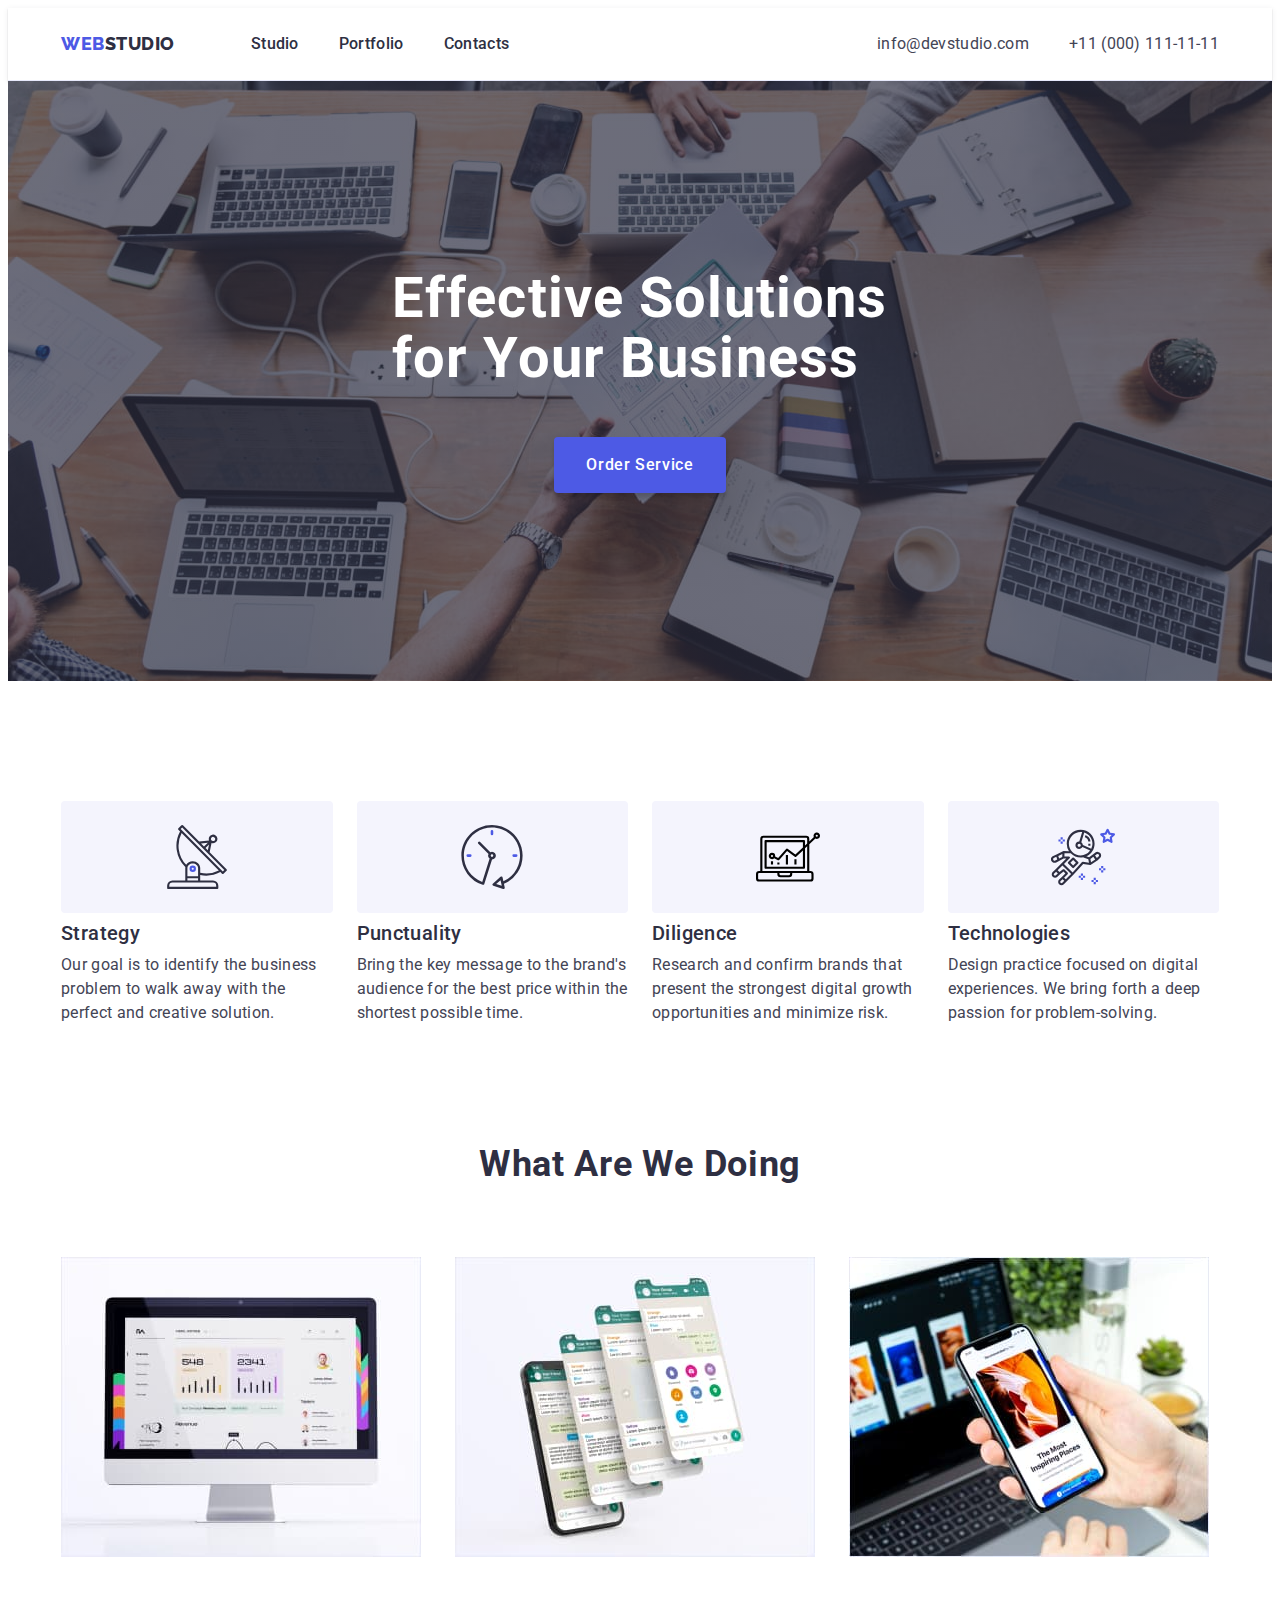
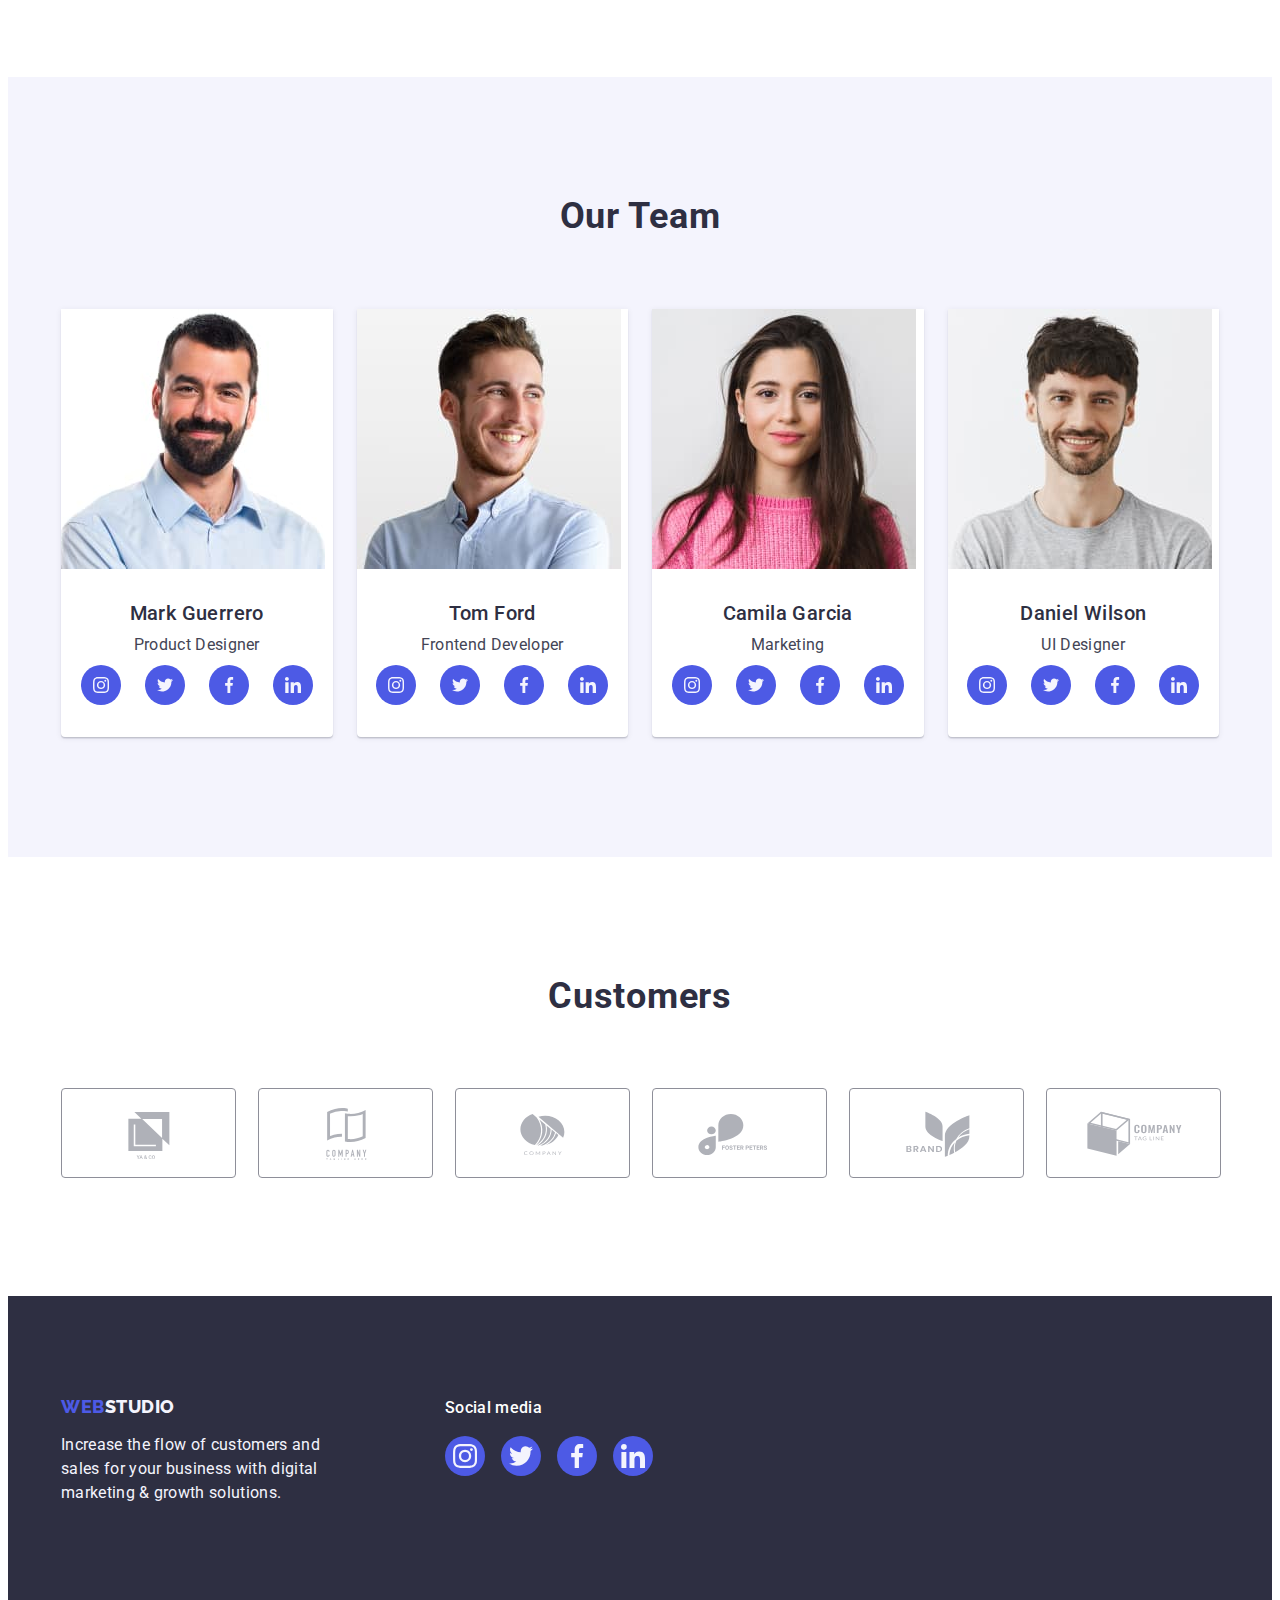
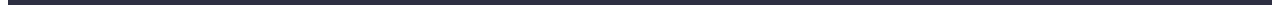
<file: index.html>
<!DOCTYPE html>
<html lang="en">
  <head>
    <meta charset="UTF-8" />
    <meta http-equiv="X-UA-Compatible" content="IE=edge" />
    <meta name="viewport" content="width=device-width, initial-scale=1.0" />
    <title>Document</title>
    <link rel="preconnect" href="https://fonts.googleapis.com" />
    <link rel="preconnect" href="https://fonts.gstatic.com" crossorigin />
    <link
      href="https://fonts.googleapis.com/css2?family=Raleway:wght@800&display=swap"
      rel="stylesheet"
    />
    <link
      href="https://fonts.googleapis.com/css2?family=Roboto:wght@400;500;700;900&display=swap"
      rel="stylesheet"
    />
    <link
      rel="stylesheet"
      href="https://cdnjs.cloudflare.com/ajax/libs/modern-normalize/1.1.0/modern-normalize.min.css"
      integrity="sha512-wpPYUAdjBVSE4KJnH1VR1HeZfpl1ub8YT/NKx4PuQ5NmX2tKuGu6U/JRp5y+Y8XG2tV+wKQpNHVUX03MfMFn9Q=="
      crossorigin="anonymous"
      referrerpolicy="no-referrer"
    />
    <link rel="stylesheet" href="./css/styles.css" />
  </head>
  <body>
    <!-- Top line -->
    <header class="header">
      <div class="head-cont container">
        <nav class="navigation">
          <a href="./index.html" class="link logo logo-marg-head"
            >Web<span class="logo-head">Studio</span></a
          >
          <ul class="site-links list">
            <li class="site-link">
              <a href="./index.html" class="site-nav link">Studio</a>
            </li>
            <li class="site-link">
              <a href="./portfolio.html" class="site-nav link">Portfolio</a>
            </li>
            <li class="site-link">
              <a href="" class="site-nav link">Contacts</a>
            </li>
          </ul>
        </nav>
        <address class="contacts">
          <ul class="our-contacts list">
            <li class="site-link">
              <a href="mailto:info@devstudio.com" class="link-cont link"
                >info@devstudio.com</a
              >
            </li>
            <li class="site-link">
              <a href="tel:+110001111111" class="link-cont link"
                >+11 (000) 111-11-11</a
              >
            </li>
          </ul>
        </address>
      </div>
    </header>
    <main>
      <!-- section 1 -->
      <section class="hero">
        <div class="container">
          <h1 class="hero-title">Effective Solutions for Your Business</h1>
          <button type="button" class="order-service button">
            Order Service
          </button>
        </div>
      </section>

      <!-- section 2 -->
      <section class="section">
        <div class="container">
          <h2 class="section-title hide">Companiy qalities</h2>
          <ul class="list qalities">
            <li class="qality">
              <div class="qality-cont">
                <svg class="qality-icon" width="64" height="64">
                  <use href="./images/icon.svg#icon-antenna"></use>
                </svg>
              </div>
              <h3 class="qality-title">Strategy</h3>
              <p class="text-qalities">
                Our goal is to identify the business problem to walk away with
                the perfect and creative solution.
              </p>
            </li>
            <li class="qality">
              <div class="qality-cont">
                <svg class="qality-icon" width="64" height="64">
                  <use href="./images/icon.svg#icon-clock"></use>
                </svg>
              </div>
              <h3 class="qality-title">Punctuality</h3>
              <p class="text-qalities">
                Bring the key message to the brand's audience for the best price
                within the shortest possible time.
              </p>
            </li>
            <li class="qality">
              <div class="qality-cont">
                <svg class="qality-icon" width="64" height="64">
                  <use href="./images/icon.svg#icon-diagram"></use>
                </svg>
              </div>
              <h3 class="qality-title">Diligence</h3>
              <p class="text-qalities">
                Research and confirm brands that present the strongest digital
                growth opportunities and minimize risk.
              </p>
            </li>
            <li class="qality">
              <div class="qality-cont">
                <svg class="qality-icon" width="64" height="64">
                  <use href="./images/icon.svg#icon-astronaut"></use>
                </svg>
              </div>
              <h3 class="qality-title">Technologies</h3>
              <p class="text-qalities">
                Design practice focused on digital experiences. We bring forth a
                deep passion for problem-solving.
              </p>
            </li>
          </ul>
        </div>
      </section>

      <!-- section 3 -->
      <section class="section section-doing">
        <div class="container">
          <h2 class="section-title">What are we doing</h2>
          <ul class="list doing">
            <li class="doing-list">
              <img
                src="./images/what-are-we-doing-monitor-image.jpg"
                alt="Some info 1"
                class="img-block"
              />
            </li>
            <li class="doing-list">
              <img
                src="./images/what-are-we-doing-app-image.jpg"
                alt="Some info 2"
                width="360"
                class="img-block"
              />
            </li>
            <li class="doing-list">
              <img
                src="./images/what-are-we-doing-devices-image.jpg"
                alt="Some info 3"
                width="360"
                class="img-block"
              />
            </li>
          </ul>
        </div>
      </section>

      <!-- section 4 -->
      <section class="section team">
        <div class="container">
          <h2 class="section-title team-title">Our Team</h2>
          <ul class="list team-list">
            <li class="member">
              <img
                src="./images/team/our-team-mark-guerrero.jpg"
                alt="Mark Guerrero"
                width="264"
                class="img-block"
              />
              <div class="member-con">
                <h3 class="member-title">Mark Guerrero</h3>
                <p class="member-desc">Product Designer</p>
                <ul class="list social">
                  <li class="soc-item">
                    <a href="" class="soc-link">
                      <svg class="soc-icon" width="16" height="16">
                        <use href="./images/icon.svg#icon-instagram"></use>
                      </svg>
                    </a>
                  </li>
                  <li class="soc-item">
                    <a href="" class="soc-link">
                      <svg class="soc-icon" width="16" height="16">
                        <use href="./images/icon.svg#icon-twitter"></use>
                      </svg>
                    </a>
                  </li>
                  <li class="soc-item">
                    <a href="" class="soc-link">
                      <svg class="soc-icon" width="16" height="16">
                        <use href="./images/icon.svg#icon-facebook"></use>
                      </svg>
                    </a>
                  </li>
                  <li class="soc-item">
                    <a href="" class="soc-link">
                      <svg class="soc-icon" width="16" height="16">
                        <use href="./images/icon.svg#icon-linkedin"></use>
                      </svg>
                    </a>
                  </li>
                </ul>
              </div>
            </li>
            <li class="member">
              <img
                src="./images/team/our-team-tom-ford.jpg"
                alt="Tom Ford"
                width="264"
                class="img-block"
              />
              <div class="member-con">
                <h3 class="member-title">Tom Ford</h3>
                <p class="member-desc">Frontend Developer</p>
                <ul class="list social">
                  <li class="soc-item">
                    <a href="" class="soc-link">
                      <svg class="soc-icon" width="16" height="16">
                        <use href="./images/icon.svg#icon-instagram"></use>
                      </svg>
                    </a>
                  </li>
                  <li class="soc-item">
                    <a href="" class="soc-link">
                      <svg class="soc-icon" width="16" height="16">
                        <use href="./images/icon.svg#icon-twitter"></use>
                      </svg>
                    </a>
                  </li>
                  <li class="soc-item">
                    <a href="" class="soc-link">
                      <svg class="soc-icon" width="16" height="16">
                        <use href="./images/icon.svg#icon-facebook"></use>
                      </svg>
                    </a>
                  </li>
                  <li class="soc-item">
                    <a href="" class="soc-link">
                      <svg class="soc-icon" width="16" height="16">
                        <use href="./images/icon.svg#icon-linkedin"></use>
                      </svg>
                    </a>
                  </li>
                </ul>
              </div>
            </li>
            <li class="member">
              <img
                src="./images/team/our-team-camila-garcia.jpg"
                alt="Camila Garcia"
                width="264"
                class="img-block"
              />
              <div class="member-con">
                <h3 class="member-title">Camila Garcia</h3>
                <p class="member-desc">Marketing</p>
                <ul class="list social">
                  <li class="soc-item">
                    <a href="" class="soc-link">
                      <svg class="soc-icon" width="16" height="16">
                        <use href="./images/icon.svg#icon-instagram"></use>
                      </svg>
                    </a>
                  </li>
                  <li class="soc-item">
                    <a href="" class="soc-link">
                      <svg class="soc-icon" width="16" height="16">
                        <use href="./images/icon.svg#icon-twitter"></use>
                      </svg>
                    </a>
                  </li>
                  <li class="soc-item">
                    <a href="" class="soc-link">
                      <svg class="soc-icon" width="16" height="16">
                        <use href="./images/icon.svg#icon-facebook"></use>
                      </svg>
                    </a>
                  </li>
                  <li class="soc-item">
                    <a href="" class="soc-link">
                      <svg class="soc-icon" width="16" height="16">
                        <use href="./images/icon.svg#icon-linkedin"></use>
                      </svg>
                    </a>
                  </li>
                </ul>
              </div>
            </li>
            <li class="member">
              <img
                src="./images/team/our-team-daniel-wilson.jpg"
                alt="Daniel Wilson"
                width="264"
                class="img-block"
              />
              <div class="member-con">
                <h3 class="member-title">Daniel Wilson</h3>
                <p class="member-desc">UI Designer</p>
                <ul class="list social">
                  <li class="soc-item">
                    <a href="" class="soc-link">
                      <svg class="soc-icon" width="16" height="16">
                        <use href="./images/icon.svg#icon-instagram"></use>
                      </svg>
                    </a>
                  </li>
                  <li class="soc-item">
                    <a href="" class="soc-link">
                      <svg class="soc-icon" width="16" height="16">
                        <use href="./images/icon.svg#icon-twitter"></use>
                      </svg>
                    </a>
                  </li>
                  <li class="soc-item">
                    <a href="" class="soc-link">
                      <svg class="soc-icon" width="16" height="16">
                        <use href="./images/icon.svg#icon-facebook"></use>
                      </svg>
                    </a>
                  </li>
                  <li class="soc-item">
                    <a href="" class="soc-link">
                      <svg class="soc-icon" width="16" height="16">
                        <use href="./images/icon.svg#icon-linkedin"></use>
                      </svg>
                    </a>
                  </li>
                </ul>
              </div>
            </li>
          </ul>
        </div>
      </section>

      <!-- section 5 -->
      <section class="section customers">
        <div class="container">
          <h2 class="section-title customers-title">Customers</h2>
          <ul class="list customers-list">
            <li class="customers-item">
              <a href="" class="customer-link">
                <svg class="customer-icon" width="104" height="56">
                  <use href="./images/icon.svg#icon-customer-1"></use>
                </svg>
              </a>
            </li>
            <li class="customers-item">
              <a href="" class="customer-link">
                <svg class="customer-icon" width="104" height="56">
                  <use href="./images/icon.svg#icon-customer-2"></use>
                </svg>
              </a>
            </li>
            <li class="customers-item">
              <a href="" class="customer-link">
                <svg class="customer-icon" width="104" height="56">
                  <use href="./images/icon.svg#icon-customer-3"></use>
                </svg>
              </a>
            </li>
            <li class="customers-item">
              <a href="" class="customer-link">
                <svg class="customer-icon" width="104" height="56">
                  <use href="./images/icon.svg#icon-customer-4"></use>
                </svg>
              </a>
            </li>
            <li class="customers-item">
              <a href="" class="customer-link">
                <svg class="customer-icon" width="104" height="56">
                  <use href="./images/icon.svg#icon-customer-5"></use>
                </svg>
              </a>
            </li>
            <li class="customers-item">
              <a href="" class="customer-link">
                <svg class="customer-icon" width="104" height="56">
                  <use href="./images/icon.svg#icon-customer-6"></use>
                </svg>
              </a>
            </li>
          </ul>
        </div>
      </section>
    </main>

    <footer class="foot">
      <div class="container foot-cont">
        <div class="logo-cont">
          <a href="./index.html" class="link logo logo-marg-foot"
            >Web<span class="logo-foot">Studio</span></a
          >
          <p class="foot-text">
            Increase the flow of customers and sales for your business with
            digital marketing & growth solutions.
          </p>
        </div>
        <div class="soc-cont">
          <p class="soc-info">Social media</p>
          <ul class="list social">
            <li class="soc-item">
              <a href="" class="soc-link foot-soc">
                <svg class="soc-icon" width="24" height="24">
                  <use href="./images/icon.svg#icon-instagram"></use>
                </svg>
              </a>
            </li>
            <li class="soc-item">
              <a href="" class="soc-link foot-soc">
                <svg class="soc-icon" width="24" height="24">
                  <use href="./images/icon.svg#icon-twitter"></use>
                </svg>
              </a>
            </li>
            <li class="soc-item">
              <a href="" class="soc-link foot-soc">
                <svg class="soc-icon" width="24" height="24">
                  <use href="./images/icon.svg#icon-facebook"></use>
                </svg>
              </a>
            </li>
            <li class="soc-item">
              <a href="" class="soc-link foot-soc">
                <svg class="soc-icon" width="24" height="24">
                  <use href="./images/icon.svg#icon-linkedin"></use>
                </svg>
              </a>
            </li>
          </ul>
        </div>
      </div>
    </footer>
  </body>
</html>
</file>
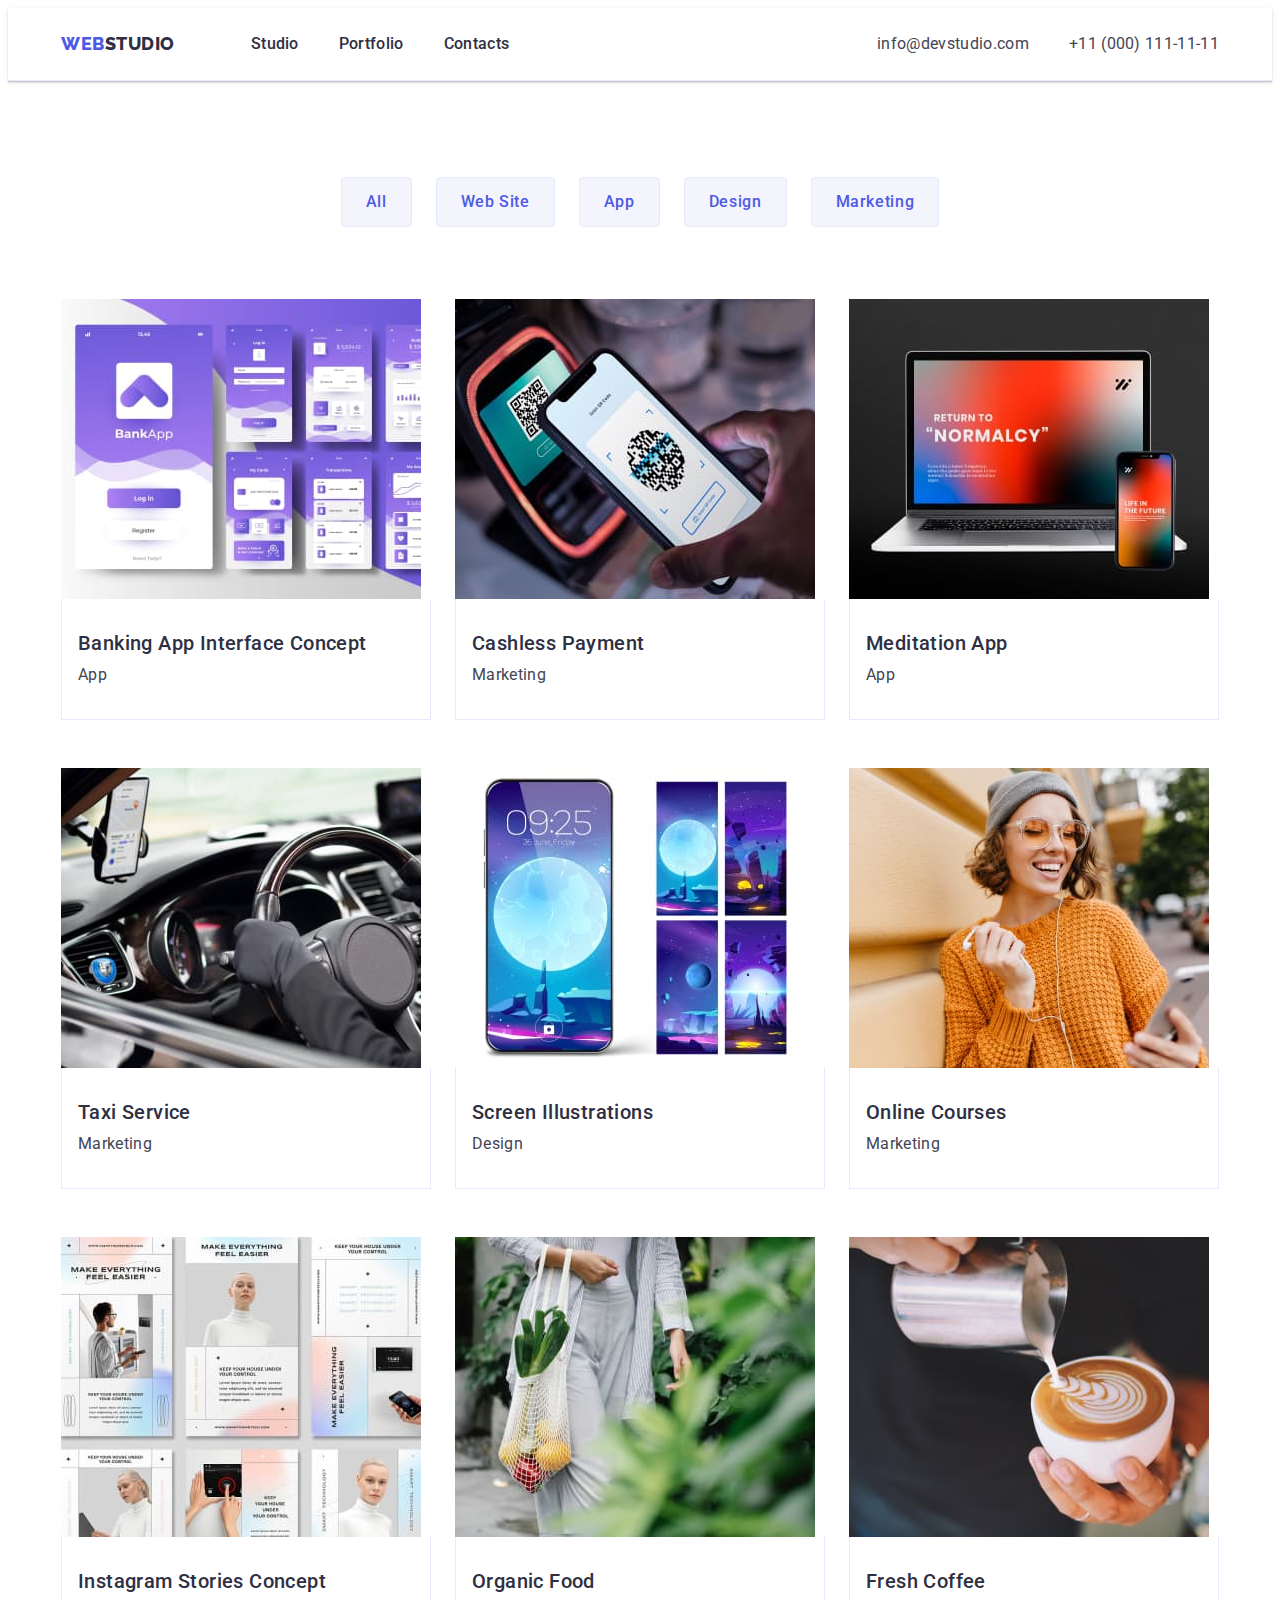
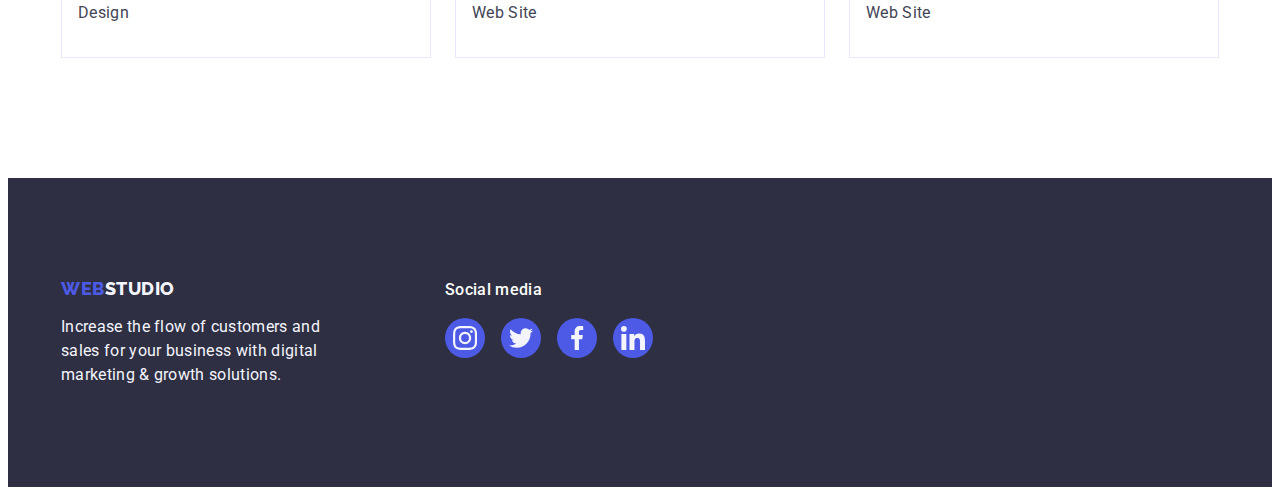
<file: portfolio.html>
<!DOCTYPE html>
<html lang="en">
  <head>
    <meta charset="UTF-8" />
    <meta http-equiv="X-UA-Compatible" content="IE=edge" />
    <meta name="viewport" content="width=device-width, initial-scale=1.0" />
    <title>Document</title>
    <link rel="preconnect" href="https://fonts.googleapis.com" />
    <link rel="preconnect" href="https://fonts.gstatic.com" crossorigin />
    <link
      href="https://fonts.googleapis.com/css2?family=Raleway:wght@800&display=swap"
      rel="stylesheet"
    />
    <link
      href="https://fonts.googleapis.com/css2?family=Roboto:wght@400;500;700;900&display=swap"
      rel="stylesheet"
    />
    <link
      rel="stylesheet"
      href="https://cdnjs.cloudflare.com/ajax/libs/modern-normalize/1.1.0/modern-normalize.min.css"
      integrity="sha512-wpPYUAdjBVSE4KJnH1VR1HeZfpl1ub8YT/NKx4PuQ5NmX2tKuGu6U/JRp5y+Y8XG2tV+wKQpNHVUX03MfMFn9Q=="
      crossorigin="anonymous"
      referrerpolicy="no-referrer"
    />
    <link rel="stylesheet" href="./css/styles.css" />
  </head>
  <body>
    <!-- Top line -->
    <header class="header">
      <div class="head-cont container">
        <nav class="navigation">
          <a href="./index.html" class="link logo logo-marg-head"
            >Web<span class="logo-head">Studio</span></a
          >
          <ul class="site-links list">
            <li class="site-link">
              <a href="./index.html" class="site-nav link">Studio</a>
            </li>
            <li class="site-link">
              <a href="./portfolio.html" class="site-nav link">Portfolio</a>
            </li>
            <li class="site-link">
              <a href="" class="site-nav link">Contacts</a>
            </li>
          </ul>
        </nav>
        <address class="contacts">
          <ul class="our-contacts list">
            <li class="site-link">
              <a href="mailto:info@devstudio.com" class="link-cont link"
                >info@devstudio.com</a
              >
            </li>
            <li class="site-link">
              <a href="tel:+110001111111" class="link-cont link"
                >+11 (000) 111-11-11</a
              >
            </li>
          </ul>
        </address>
      </div>
    </header>
    <main>
      <!-- section 1 -->
      <section class="section filters">
        <div class="container">
          <h1 class="hide">Filter application</h1>
          <ul class="list filter-list">
            <li class="filter-item">
              <button type="button" class="button filter-button">All</button>
            </li>
            <li class="filter-item">
              <button type="button" class="button filter-button">
                Web Site
              </button>
            </li>
            <li class="filter-item">
              <button type="button" class="button filter-button">App</button>
            </li>
            <li class="filter-item">
              <button type="button" class="button filter-button">Design</button>
            </li>
            <li class="filter-item">
              <button type="button" class="button filter-button">
                Marketing
              </button>
            </li>
          </ul>
          <ul class="list applications">
            <li class="app-list">
              <a href="" class="link app-link">
                <img
                  src="./images/portfolio/oa-banking-app-interface-concept.jpg"
                  alt="Banking App Interface Concept"
                  class="img-block"
                />
                <div class="app-cont">
                  <h2 class="app-title">Banking App Interface Concept</h2>
                  <p class="app-text">App</p>
                </div>
              </a>
            </li>
            <li class="app-list">
              <a href="" class="link app-link">
                <img
                  src="./images/portfolio/oa-cashless-payment.jpg"
                  alt="Cashless Payment"
                  class="img-block"
                />
                <div class="app-cont">
                  <h2 class="app-title">Cashless Payment</h2>
                  <p class="app-text">Marketing</p>
                </div>
              </a>
            </li>
            <li class="app-list">
              <a href="" class="link app-link">
                <img
                  src="./images/portfolio/oa-meditation-app.jpg"
                  alt="Meditation App"
                  class="img-block"
                />
                <div class="app-cont">
                  <h2 class="app-title">Meditation App</h2>
                  <p class="app-text">App</p>
                </div>
              </a>
            </li>
            <li class="app-list">
              <a href="" class="link app-link">
                <img
                  src="./images/portfolio/oa-taxi-service.jpg"
                  alt="Taxi Service"
                  class="img-block"
                />
                <div class="app-cont">
                  <h2 class="app-title">Taxi Service</h2>
                  <p class="app-text">Marketing</p>
                </div>
              </a>
            </li>
            <li class="app-list">
              <a href="" class="link app-link">
                <img
                  src="./images/portfolio/oa-screen-illustrations.jpg"
                  alt="Screen Illustrations"
                  class="img-block"
                />
                <div class="app-cont">
                  <h2 class="app-title">Screen Illustrations</h2>
                  <p class="app-text">Design</p>
                </div>
              </a>
            </li>
            <li class="app-list">
              <a href="" class="link app-link">
                <img
                  src="./images/portfolio/oa-online-courses.jpg"
                  alt="Online Courses"
                  class="img-block"
                />
                <div class="app-cont">
                  <h2 class="app-title">Online Courses</h2>
                  <p class="app-text">Marketing</p>
                </div>
              </a>
            </li>
            <li class="app-list">
              <a href="" class="link app-link">
                <img
                  src="./images/portfolio/oa-instagram-stories-concept.jpg"
                  alt="Instagram Stories Concept"
                  class="img-block"
                />
                <div class="app-cont">
                  <h2 class="app-title">Instagram Stories Concept</h2>
                  <p class="app-text">Design</p>
                </div>
              </a>
            </li>
            <li class="app-list">
              <a href="" class="link app-link">
                <img
                  src="./images/portfolio/oa-organic-food.jpg"
                  alt="Organic Food"
                  class="img-block"
                />
                <div class="app-cont">
                  <h2 class="app-title">Organic Food</h2>
                  <p class="app-text">Web Site</p>
                </div>
              </a>
            </li>
            <li class="app-list">
              <a href="" class="link app-link">
                <img
                  src="./images/portfolio/oa-fresh-coffee.jpg"
                  alt="Fresh Coffee"
                  class="img-block"
                />
                <div class="app-cont">
                  <h2 class="app-title">Fresh Coffee</h2>
                  <p class="app-text">Web Site</p>
                </div>
              </a>
            </li>
          </ul>
        </div>
      </section>
    </main>

    <footer class="foot">
      <div class="container foot-cont">
        <div class="logo-cont">
          <a href="./index.html" class="link logo logo-marg-foot"
            >Web<span class="logo-foot">Studio</span></a
          >
          <p class="foot-text">
            Increase the flow of customers and sales for your business with
            digital marketing & growth solutions.
          </p>
        </div>
        <div class="soc-cont">
          <p class="soc-info">Social media</p>
          <ul class="list social">
            <li class="soc-item">
              <a href="" class="soc-link foot-soc">
                <svg class="soc-icon" width="24" height="24">
                  <use href="./images/icon.svg#icon-instagram"></use>
                </svg>
              </a>
            </li>
            <li class="soc-item">
              <a href="" class="soc-link foot-soc">
                <svg class="soc-icon" width="24" height="24">
                  <use href="./images/icon.svg#icon-twitter"></use>
                </svg>
              </a>
            </li>
            <li class="soc-item">
              <a href="" class="soc-link foot-soc">
                <svg class="soc-icon" width="24" height="24">
                  <use href="./images/icon.svg#icon-facebook"></use>
                </svg>
              </a>
            </li>
            <li class="soc-item">
              <a href="" class="soc-link foot-soc">
                <svg class="soc-icon" width="24" height="24">
                  <use href="./images/icon.svg#icon-linkedin"></use>
                </svg>
              </a>
            </li>
          </ul>
        </div>
      </div>
    </footer>
  </body>
</html>
</file>
<file: css/styles.css>
:root{
    /* background */
    --bgc-main: #ffffff;
    --bgc-hero-footer: #2E2F42;
    --bgc-order-service: #4D5AE5;
    --bgc-team: #F4F4FD;
    --bgc-btn-cat: #F4F4FD;
    --bgc-btn-active: #404BBF;

    /* font-colors */
    --font-main: #434455;
    --font-logo: #4D5AE5;
    --font-nav: #2E2F42;
    --font-logo-head: #2E2F42;
    --font-logo-foot: #F4F4FD;
    --font-white: #FFFFFF;
    --font-btn-cat: #4D5AE5;

    --border-color:#E7E9FC;

    /* lists const */
    --qality-in-line: 4;
    --doing-in-line: 3;
    --members-in-line: 4;
    --portfolio-in-line: 3;
    --customers-in-line: 6;
}
/**
  |============================
  | Base classes
  |============================
*/
body{
    background-color: var(--bgc-main);
    color: var(--font-main);
    font-family: 'Roboto', sans-serif;
}
.list {
    margin: 0;
    padding: 0;;
    list-style-type: none;
}


.link{
    text-decoration: none;
}

.button {
    cursor: pointer;
    border-radius: 4px;
}

.container{
    width: 1158px;
    padding-left: 15px;
    padding-right: 15px;
    margin-left: auto;
    margin-right: auto;
}

.img-block{
    display: block;
    max-width: 100%;
}

/**
  |============================
  | HEADER (navigations)
  |============================
*/

.header {
    border-bottom: 1px solid var(--border-color);
    box-shadow: 0px 2px 1px rgba(46, 47, 66, 0.08), 0px 1px 1px rgba(46, 47, 66, 0.16), 0px 1px 6px rgba(46, 47, 66, 0.08);
}
.head-cont{
    display: flex;
    align-items: center;
}
.navigation{
    display: inherit;
    align-items: center;
    margin-right: auto;
}

.site-nav {
    display: block;
    margin: 0;
    padding: 24px 0;
    color: var(--font-nav);
    font-weight: 500;
    font-size: 16px;
    letter-spacing: 0.02em;
    line-height: 1.5;
}
.site-links {
    padding: 0;
    gap:40px;
    display: inherit;
}

.contacts {
    font-style: normal;
}

.site-nav:hover, .site-nav:focus{
    color: var(--bgc-btn-active);
}

.our-contacts{
    padding: 0;
    display: flex;
    gap: 40px;
}

.link-cont{
    display: block;
    padding: 24px 0;
    color: var(--font-main);
    font-size: 16px;
    line-height: 1.5;
    letter-spacing: 0.02em;
}

.link-cont:hover, .link-cont:focus{
    color: var(--bgc-btn-active);
}

/**
  |============================
  | MAIN (sections)
  |============================
*/
/* hero */
.hero{
    max-width: 1440px;
    padding-top: 188px;
    padding-bottom: 188px;
    margin-left: auto;
    margin-right: auto;
    background-color: var(--bgc-hero-footer);
    background-image: linear-gradient(
        rgba(46, 47, 66, 0.7),
        rgba(46, 47, 66, 0.7)), 
        url(../images/back/hero-background.jpg);
    background-repeat: no-repeat;
    background-position: center;
    background-size: cover;
}
.hero-title{
    padding: 0;
    margin: 0 auto 48px;
    max-width: 496px;
    color: var(--font-white);
    font-weight: 700;
    font-size: 56px;
    line-height: 1.07;
    letter-spacing: 0.02em;
}

.order-service{
    display: block;
    margin: 0 auto;
    padding: 16px 32px;
    min-width: 169px;
    color: var(--font-white);
    font-family: 'Roboto', sans-serif;
    font-weight: 500;
    font-size: 16px;
    line-height: 1.5;
    letter-spacing: 0.04em;
    background: var(--bgc-order-service);
    border: none;
    box-shadow: 0px 4px 4px rgba(0, 0, 0, 0.15);
    cursor: pointer;
}

.order-service:hover,
.order-service:focus{
    background: var(--bgc-btn-active);
}

/* sections */
.section:nth-child(2){
    padding: 120px 0;
}
.section:nth-child(3) {
    padding-bottom: 120px;
}
.section:nth-child(4) {
    padding: 120px 0;
}

.section-title{
    text-align: center;
    color: var(--font-nav);
    font-weight: 700;
    font-size: 36px;
    line-height: 1.11;
    letter-spacing: 0.02em;
    text-transform: capitalize;
    margin: 0 0 72px 0;
}
.qalities {
    display: flex;
    gap: 24px;
    padding: 0;
    margin: 0;
}

.qality {
    width: calc((100% - (24px * (var(--qality-in-line) - 1))) / var(--qality-in-line));
    margin: 0;
    padding: 0;
}


.qality-title{
    margin: 0;
    margin-bottom: 8px;
    font-weight: 500;
    font-size: 20px;
    line-height: 1.2;
    letter-spacing: 0.02em;
    color: var(--font-nav);
}
.text-qalities{
    margin: 0;
    padding: 0;
    font-size: 16px;
    line-height: 1.5;
    letter-spacing: 0.02em;
}

/* Doing */
.doing{
    display: flex;
    gap:24px;
}
.doing-list{
    width: calc((100% - (24px * (var(--doing-in-line) - 1))) / var(--doing-in-line));
}

/* Members */
.team {
    background-color: var(--bgc-team);
}

.team-list{
    display: flex;
    gap: 24px;
}

.member {
    width: calc((100% - (24px * (var(--members-in-line) - 1))) / var(--members-in-line));
    background-color: var(--font-white);
    text-align: center;
    border-radius: 0px 0px 4px 4px;;
    box-shadow: 0px 1px 6px rgba(46, 47, 66, 0.08), 0px 1px 1px rgba(46, 47, 66, 0.16), 0px 2px 1px rgba(46, 47, 66, 0.08);
}

.member-con{
    padding: 32px 0;
    border-radius: 0px 0px 4px 4px;
}

.member-title {
    margin-top: 0px;
    margin-left: auto;
    margin-bottom: 8px;
    margin-right: auto;
    font-weight: 500;
    font-size: 20px;
    line-height: 1.2;
    letter-spacing: 0.02em;
    color: var(--font-nav);
}

.member-desc {
    margin: 0;
    margin-bottom: 8px;
    font-size: 16px;
    letter-spacing: 0.02em;
    line-height: 1.5;
}
.social{
    display: flex;
    justify-content: center;
    gap: 24px;
}
.soc-item{
    width: 40px;
    height: 40px;
}
.soc-link{
    display: flex;
    width: 100%;
    height: 100%;
    align-items: center;
    justify-content: center;
    background-color: #4D5AE5;
    border-radius: 50%;
}
.soc-link:hover,
.soc-link:focus{
background-color: #404bbf;
}

.soc-icon{
    display: block;
    fill: #F4F4FD;
}



/* Custoners */
.customers{
    padding: 120px 0;
}

.customers-title{
    line-height: 1.1;
}
.customers-list{
    display: flex;
    gap: 24px;
    
}
.customers-item {
    height: 88px;
    width: calc((100% - (24px * (var(--customers-in-line) - 1))) / var(--customers-in-line));
}

.customer-link{
    display: flex;
    align-items: center;
    justify-content: center;
    width: 100%;
    height: 100%;
    color: #afb1b8;
    border: 1px solid #8e8f99;
    border-radius: 4px;
}
.customer-link:hover,
.customer-link:focus {
    cursor: pointer;
    color: #404BBF;
    border-color: #404BBF;
}
.customer-icon{
    fill: currentColor;
}

/**
  |============================
  | LOGO
  |============================
*/
.logo{
    display: inline-block;    
    padding: 0;
    text-transform: uppercase;
    font-family: 'Raleway', sans-serif;
    font-weight: 800;
    font-size: 18px;
    line-height: 1.17;
    letter-spacing: 0.03em;
    color: var(--font-logo);
}
.logo-marg-head {
    margin-right: 76px;
}
.logo-marg-foot {
    margin-bottom: 16px;
}
.logo-head{
    color: var(--font-logo-head);
}
.logo-foot{
    color: var(--font-logo-foot);
}

/**
  |============================
  | FOOTER
  |============================
*/

.foot {
    padding: 100px 0 100px 0;
    background-color: var(--bgc-hero-footer);
}

.foot-text{
    margin: 0;
    width: 264px;
    font-size: 16px;
    line-height: 1.5;
    letter-spacing: 0.02em;
    color: var(--font-logo-foot);
}


/* FOR Hiden */
.hide {
    font-weight: 500;
    font-size: 20px;
    line-height: 1.2;
    letter-spacing: 0.02em;
    color: var(--font-nav);
    height: 0px;
    margin: 0;
    padding: 0;
    visibility: hidden;
}
.foot-cont{
    display: flex;
    align-items: baseline;
    gap: 120px;
}
.soc-cont > .list{
    gap: 16px;
}
.soc-cont{
    color: #ffffff;
}
.soc-info{
    margin: 0;
    margin-bottom: 16px;
    font-weight: 500;
    font-size: 16px;
    line-height: 1.5;
    letter-spacing: 0.02em;
}
.foot .foot-soc:hover,
.foot .foot-soc:focus{
    background-color: #31D0AA;
}

/**
  |============================
  | PORTFOLIO PAGE
  |============================
*/

.filters{
    padding: 0;
    margin: 0;
    padding-top: 96px;
    padding-bottom: 120px;
}

.applications{
    display: flex;
    flex-wrap: wrap;
    column-gap: 24px;
    row-gap: 48px;
}
.filter-list{
    display: flex;
    justify-content: center;
    gap: 24px;
    margin-bottom: 72px;
}

.filter-button {
    font-family: "Roboto", sans-serif;
    font-weight: 500;
    font-size: 16px;
    line-height: 1.5;
    letter-spacing: 0.04em;
    color: var(--font-btn-cat);
    background: var(--bgc-btn-cat);
    padding: 12px 24px 12px 24px;
    border: 1px solid var(--border-color);
}
.filter-button:hover,
.filter-button:focus {
    color: var(--font-white);
    background: var(--bgc-btn-active);
    box-shadow: 0px 3px 1px rgba(0, 0, 0, 0.1), 0px 2px 1px rgba(0, 0, 0, 0.08), 0px 2px 2px rgba(0, 0, 0, 0.12);
    border: 1px solid transparent;
}
.app-link{
    display: block;    
}
.app-link:hover,
.app-link:focus{
    box-shadow: 0px 1px 6px rgba(46, 47, 66, 0.08), 0px 1px 1px rgba(46, 47, 66, 0.16), 0px 2px 1px rgba(46, 47, 66, 0.08);
}
.app-cont{
    padding-top: 32px;
    padding-right: 16px;
    padding-bottom: 32px;
    padding-left: 16px;
    border-left: 1px solid var(--border-color);
    border-right: 1px solid var(--border-color);
    border-bottom: 1px solid var(--border-color);
}
.app-title {
    margin: 0;
    margin-bottom: 8px;
    color: var(--font-nav);
    font-weight: 500;
    font-size: 20px;
    line-height: 1.2;
    letter-spacing: 0.02em;
}

.app-text {
    color: var(--font-main);
    margin: 0;
    font-size: 16px;
    line-height: 1.5;
    letter-spacing: 0.02em;
}

.app-list {
    padding: 0;
    text-align: left;
    width: calc((100% - (24px * (var(--portfolio-in-line) - 1))) / var(--portfolio-in-line));
}


/**
  |============================
  | ICONS
  |============================
*/
.qality-cont{
    display: flex;
    height: 112px;
    align-items: center;
    justify-content: center;
    margin-bottom: 8px;
    background: #F4F4FD;
    border-radius: 4px;
}
</file>
